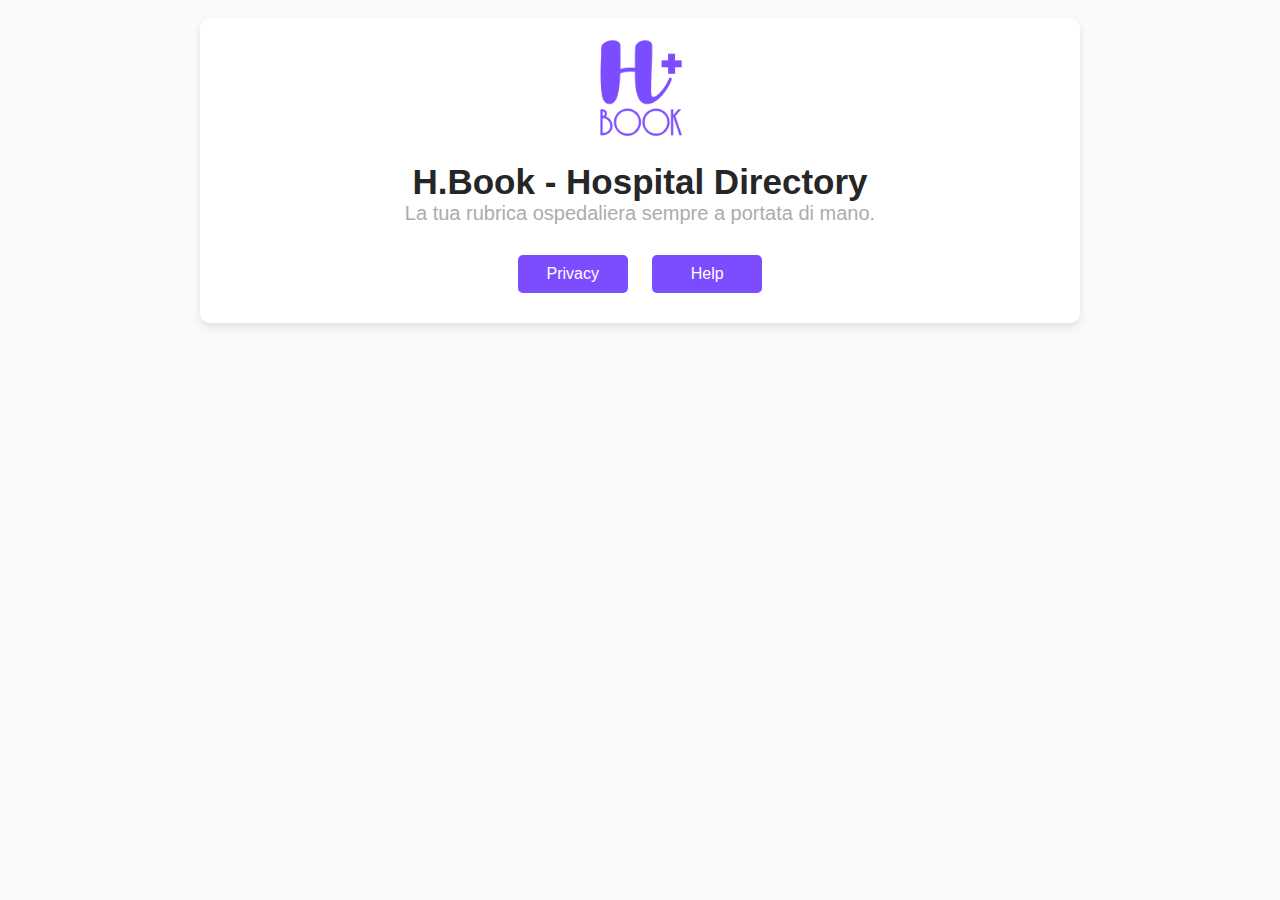
<file: index.html>
<!DOCTYPE html>
<html lang="it">
<head>
    <meta charset="UTF-8">
    <meta name="viewport" content="width=device-width, initial-scale=1.0">
    <title>Documentazione - H.Book</title>
    <link rel="stylesheet" href="css/style.css">
</head>
<body>
    <div class="container">
        <img src="images/logo-grande-viola.png" alt="Logo H.Book" class="logo">
        <div class="title">H.Book - Hospital Directory</div>
        <div class="subtitle">La tua rubrica ospedaliera sempre a portata di mano.</div>
        <div class="button-container">
            <a href="privacy.html" class="button">Privacy</a>
            <a href="help.html" class="button">Help</a>
        </div>
    </div>
</body>
</html>
</file>
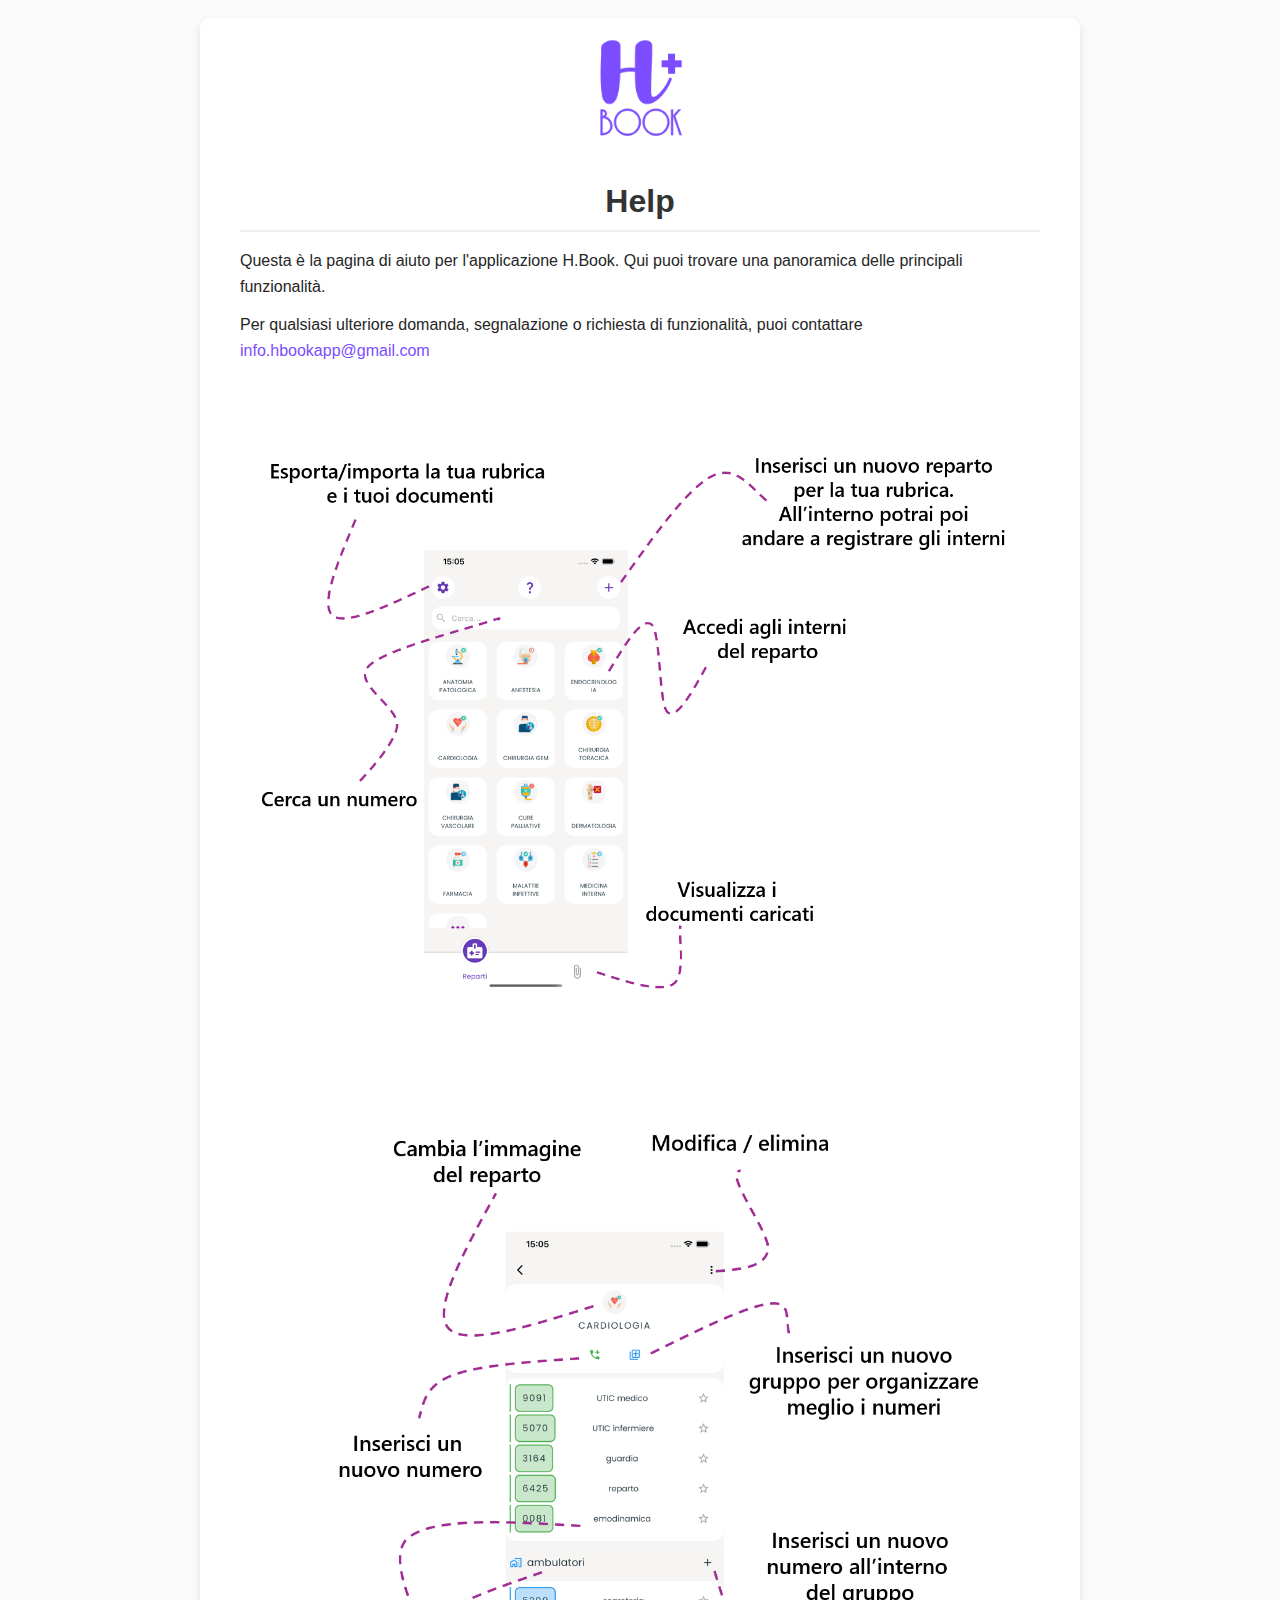
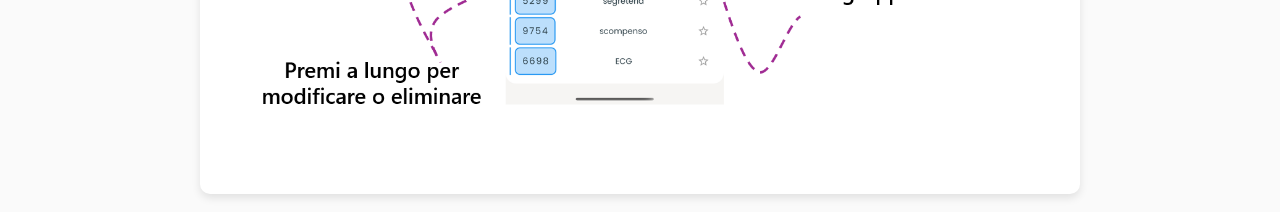
<file: help.html>
<!DOCTYPE html>
<html lang="it">
	<head>
		<meta charset="UTF-8" />
		<meta name="viewport" content="width=device-width, initial-scale=1.0" />
		<title>Help - H.Book</title>
		<link rel="stylesheet" href="css/style.css" />
	</head>
	<body>
		<div class="container">
			<img src="images/logo-grande-viola.png" alt="Logo H.Book" class="logo" />
			<h1>Help</h1>
			<p>Questa è la pagina di aiuto per l'applicazione H.Book. Qui puoi trovare una panoramica delle principali funzionalità.</p>
			<p>Per qualsiasi ulteriore domanda, segnalazione o richiesta di funzionalità, puoi contattare <a href="mailto:info.hbookapp@gmail.com">info.hbookapp@gmail.com</a></p>
			<div>
				<img src="images/hb-support-1.png" alt="Immagine supporto 1" class="support-img" />
			</div>
			<div>
				<img src="images/hb-support-2.png" alt="Immagine support 2" class="support-img" />
			</div>
		</div>
	</body>
</html>
</file>
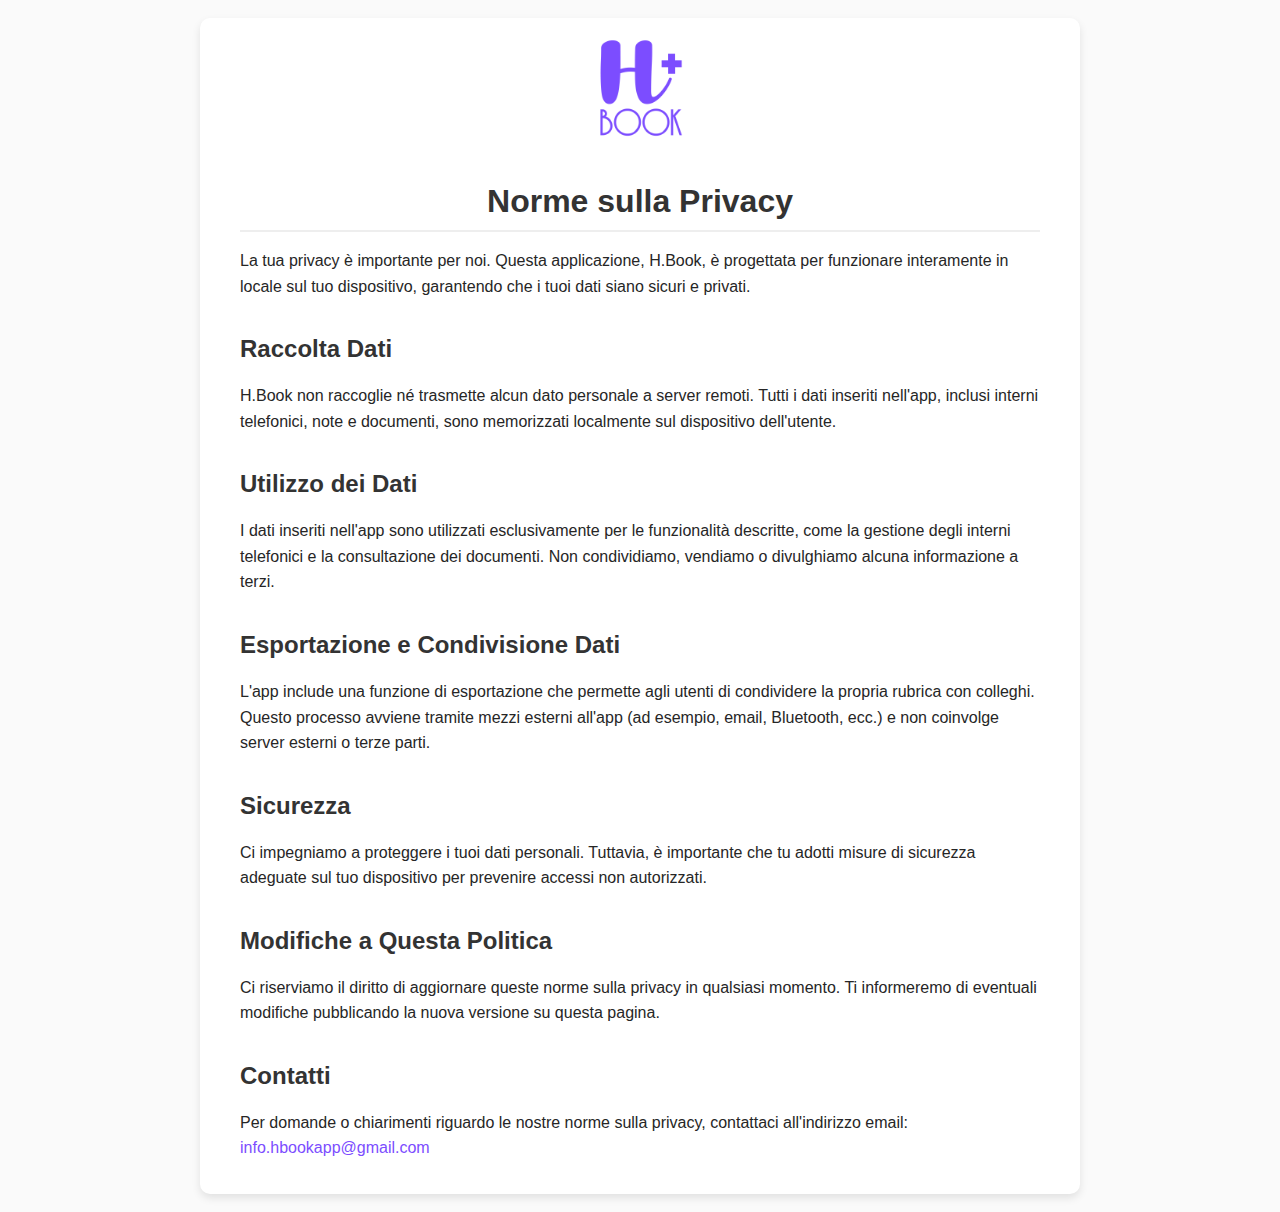
<file: privacy.html>
<!DOCTYPE html>
<html lang="it">
<head>
    <meta charset="UTF-8">
    <meta name="viewport" content="width=device-width, initial-scale=1.0">
    <title>Norme sulla Privacy - H.Book</title>
    <link rel="stylesheet" href="css/style.css">
</head>
<body>
    <div class="container">
        <img src="images/logo-grande-viola.png" alt="Logo H.Book" class="logo">
        <h1>Norme sulla Privacy</h1>
        <p>La tua privacy è importante per noi. Questa applicazione, H.Book, è progettata per funzionare interamente in locale sul tuo dispositivo, garantendo che i tuoi dati siano sicuri e privati.</p>
        
        <h2>Raccolta Dati</h2>
        <p>H.Book non raccoglie né trasmette alcun dato personale a server remoti. Tutti i dati inseriti nell'app, inclusi interni telefonici, note e documenti, sono memorizzati localmente sul dispositivo dell'utente.</p>
        
        <h2>Utilizzo dei Dati</h2>
        <p>I dati inseriti nell'app sono utilizzati esclusivamente per le funzionalità descritte, come la gestione degli interni telefonici e la consultazione dei documenti. Non condividiamo, vendiamo o divulghiamo alcuna informazione a terzi.</p>
        
        <h2>Esportazione e Condivisione Dati</h2>
        <p>L'app include una funzione di esportazione che permette agli utenti di condividere la propria rubrica con colleghi. Questo processo avviene tramite mezzi esterni all'app (ad esempio, email, Bluetooth, ecc.) e non coinvolge server esterni o terze parti.</p>
        
        <h2>Sicurezza</h2>
        <p>Ci impegniamo a proteggere i tuoi dati personali. Tuttavia, è importante che tu adotti misure di sicurezza adeguate sul tuo dispositivo per prevenire accessi non autorizzati.</p>
        
        <h2>Modifiche a Questa Politica</h2>
        <p>Ci riserviamo il diritto di aggiornare queste norme sulla privacy in qualsiasi momento. Ti informeremo di eventuali modifiche pubblicando la nuova versione su questa pagina.</p>
        
        <h2>Contatti</h2>
        <p>Per domande o chiarimenti riguardo le nostre norme sulla privacy, contattaci all'indirizzo email: <a href="mailto:info.hbookapp@gmail.com">info.hbookapp@gmail.com</a></p>
    </div>
</body>
</html>
</file>
<file: css/style.css>
body {
    font-family: "Helvetica Neue", Arial, sans-serif;
    background-color: #fafafa;
    color: #262626;
    display: flex;
    justify-content: center;
    align-items: center;
    flex-direction: column; /* Per consentire lo scorrimento verticale su schermi piccoli */
    padding: 10px; /* Aggiunta di padding per evitare che il contenuto tocchi i bordi */
}

.container {
    width: 100%;
    max-width: 800px; /* Limita la larghezza massima su schermi più grandi */
    background: #ffffff;
    padding: 20px 40px;
    border-radius: 10px;
    box-shadow: 0 4px 8px rgba(0, 0, 0, 0.1);
    text-align: center;
}

.logo {
    width: 50%; /* Riduce la dimensione del logo sui dispositivi mobili */
    max-width: 100px;
    margin-bottom: 20px;
}

h1,
h2 {
    color: #333333;
}

h1 {
    font-size: 2em;
    margin-bottom: 0.5em;
    border-bottom: 2px solid #eeeeee;
    padding-bottom: 0.3em;
}

h2 {
    font-size: 1.5em;
    margin-top: 1.5em;
    text-align: left;
}

p {
    font-size: 1em;
    line-height: 1.6em;
    margin: 0.8em 0;
    text-align: left;
}

a {
    color: #7c4dff;
    text-decoration: none;
}

a:hover {
    text-decoration: underline;
}

.button-container {
    margin-top: 20px;
}

.button {
    display: inline-block;
    padding: 10px 20px;
    margin: 10px;
    font-size: 1em;
    color: #ffffff;
    background-color: #7c4dff;
    border-radius: 5px;
    text-decoration: none;
    transition: background-color 0.3s ease;
    min-width: 70px;
}

.button:hover {
    background-color: #5e35b1;
}

.title {
    font-size: 35px;
    font-weight: bold;
}

.subtitle {
    font-size: 20px;
    color: #acacac;
}

.support-img {
    width: 100%; /* Rende l'immagine responsive */
    max-width: 800px;
    margin-top: 50px;
}

/* Media queries per schermi più piccoli */
@media (max-width: 768px) {
    .container {
        padding: 20px; /* Riduce il padding per schermi più piccoli */
    }

    .logo {
        width: 80px; /* Riduce ulteriormente la dimensione del logo */
    }

    .button {
        padding: 8px 16px; /* Riduce il padding dei pulsanti */
        font-size: 0.9em; /* Riduce la dimensione del font dei pulsanti */
    }

    h1 {
        font-size: 1.5em; /* Riduce la dimensione del font per gli header */
    }

    h2 {
        font-size: 1.2em; /* Riduce la dimensione del font per gli header secondari */
    }

    .support-img {
        margin-top: 30px; /* Riduce lo spazio sopra le immagini di supporto */
    }
}
</file>
